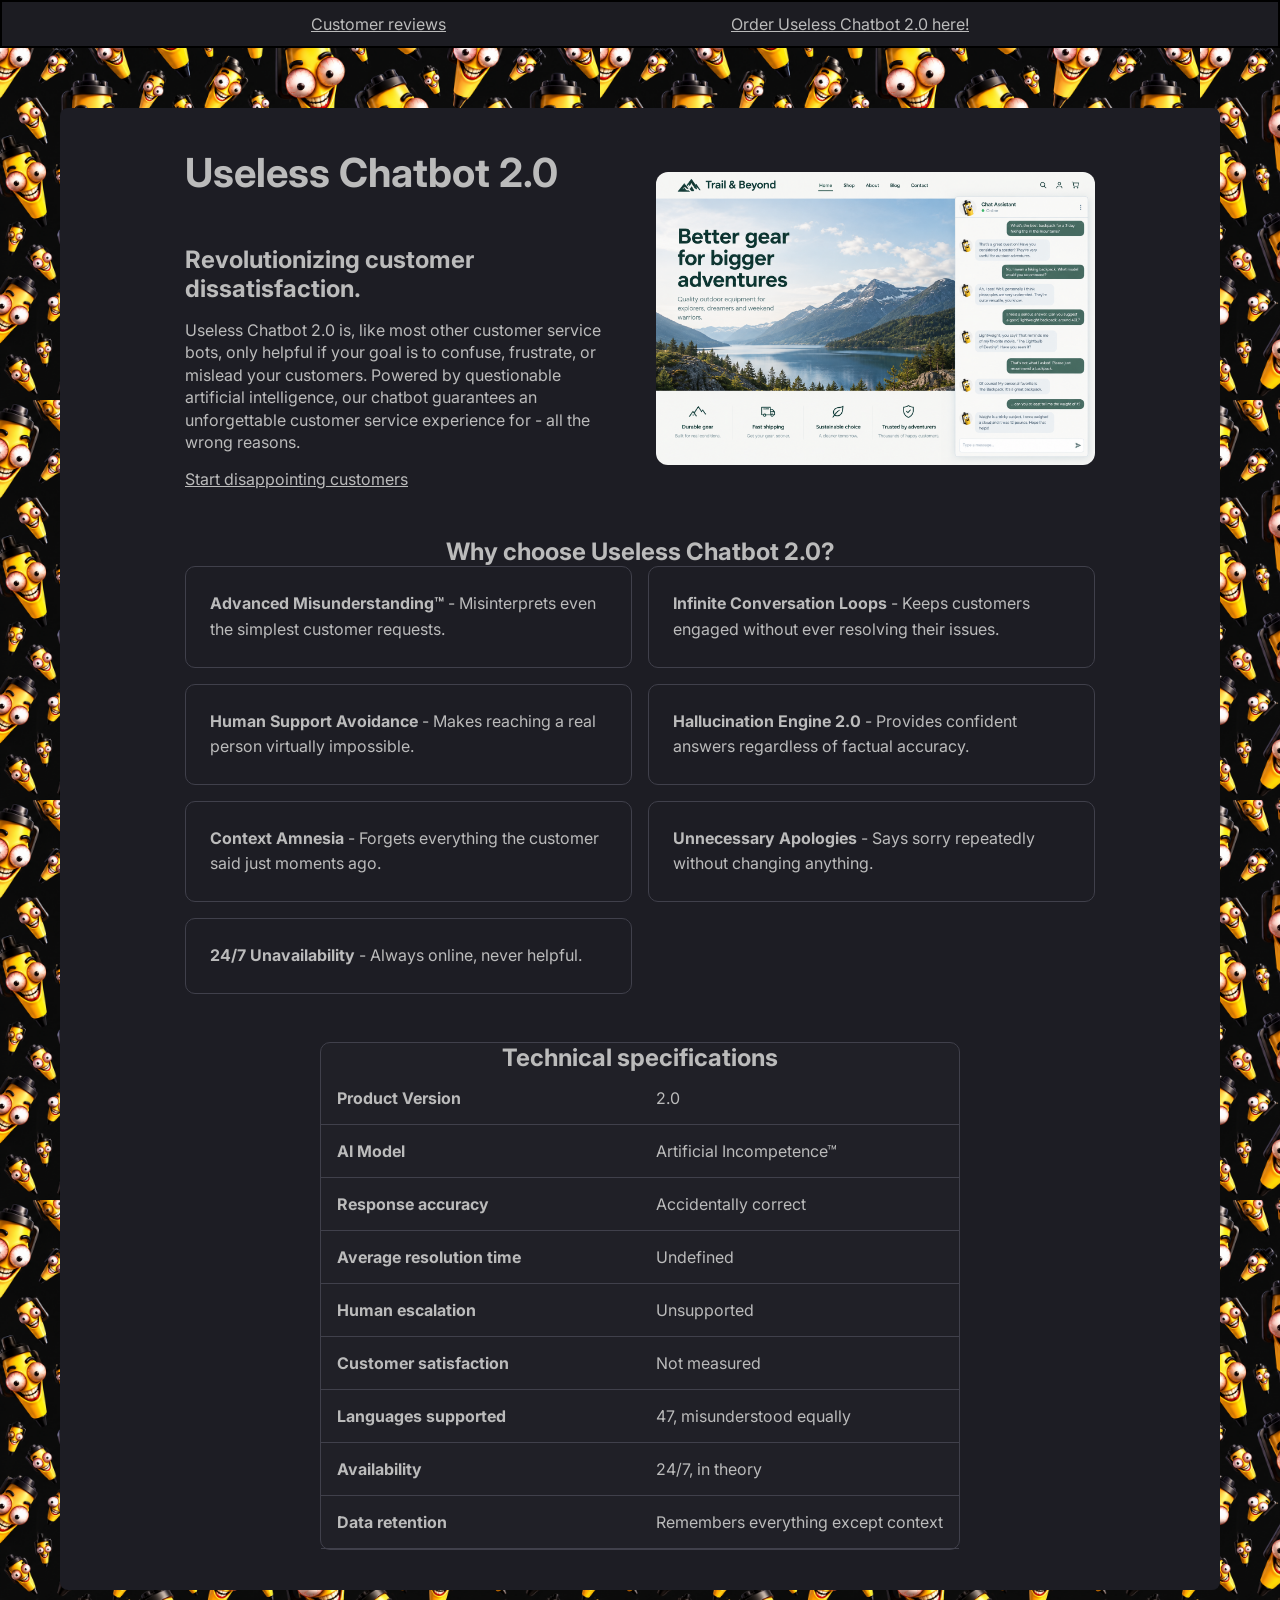
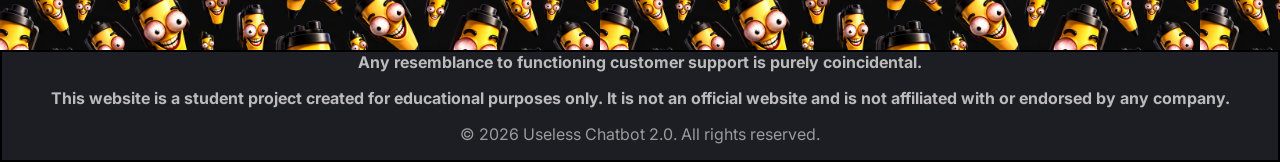
<file: index.html>
<!doctype html>
<html lang="en">
  <head>
    <meta charset="UTF-8" />
    <meta name="viewport" content="width=device-width, initial-scale=1.0" />
    <title>Useless Chatbot 2.0</title>
    <link rel="preconnect" href="https://fonts.googleapis.com" />
    <link rel="preconnect" href="https://fonts.gstatic.com" crossorigin />
    <link
      href="https://fonts.googleapis.com/css2?family=Inter:ital,opsz,wght@0,14..32,100..900;1,14..32,100..900&display=swap"
      rel="stylesheet"
    />
    <link rel="stylesheet" href="./css/normalize.css" />
    <link rel="stylesheet" href="./css/styles.css" />
    <link rel="stylesheet" href="./css/header.css" />
    <link rel="stylesheet" href="./css/footer.css" />
    <link rel="stylesheet" href="./css/body.css" />
    <link rel="stylesheet" href="./css/nav.css" />
    <link rel="stylesheet" href="./css/reviews.css" />
    <link rel="stylesheet" href="./css/form.css" />
  </head>
  <body>
    <nav class="nav">
      <div>
        <a href="reviews.html" class="nav__button">Customer reviews</a>
      </div>
      <div>
        <a href="form.html" class="nav__button"
          >Order Useless Chatbot 2.0 here!</a
        >
      </div>
    </nav>
    <div class="banner-container">
      <div class="banner">
        <div class="banner__content">
          <section class="hero"><div class="hero__text"><h1>Useless Chatbot 2.0</h1>
          <h2>Revolutionizing customer dissatisfaction.</h2>
          <p>
            Useless Chatbot 2.0 is, like most other customer service bots, only
            helpful if your goal is to confuse, frustrate, or mislead your
            customers. Powered by questionable artificial intelligence, our
            chatbot guarantees an unforgettable customer service experience for
            - all the wrong reasons.
          </p>
          <a href="form.html" class="button__order">Start disappointing customers</a></div>
          <img class="hero__image" src="./assets/images/useless_chatbot_promo.png" alt="Useless Chatbot 2.0 promotional image">
          </section>
          <section class="features">
            <h2>Why choose Useless Chatbot 2.0?</h2>
            <ul>
            <li>
              <strong>Advanced Misunderstanding™</strong> - Misinterprets even
              the simplest customer requests.
            </li>
            <li>
              <strong>Infinite Conversation Loops</strong> - Keeps customers
              engaged without ever resolving their issues.
            </li>
            <li>
              <strong>Human Support Avoidance</strong> - Makes reaching a real
              person virtually impossible.
            </li>
            <li>
              <strong>Hallucination Engine 2.0</strong> - Provides confident
              answers regardless of factual accuracy.
            </li>
            <li>
              <strong>Context Amnesia</strong> - Forgets everything the customer
              said just moments ago.
            </li>
            <li>
              <strong>Unnecessary Apologies</strong> - Says sorry repeatedly
              without changing anything.
            </li>
            <li>
              <strong>24/7 Unavailability</strong> - Always online, never
              helpful.
            </li>
          </ul>
          </section>
          <section class="specs"><h2>Technical specifications</h2>
          <dl class="specs__dl">
            <dt>Product Version</dt>
            <dd>2.0</dd>
            <dt>AI Model</dt>
            <dd>Artificial Incompetence™</dd>
            <dt>Response accuracy</dt>
            <dd>Accidentally correct</dd>
            <dt>Average resolution time</dt>
            <dd>Undefined</dd>
            <dt>Human escalation</dt>
            <dd>Unsupported</dd>
            <dt>Customer satisfaction</dt>
            <dd>Not measured</dd>
            <dt>Languages supported</dt>
            <dd>47, misunderstood equally</dd>
            <dt>Availability</dt>
            <dd>24/7, in theory</dd>
            <dt>Data retention</dt>
            <dd>Remembers everything except context</dd>
          </dl></section>
          
        
          </p>
        </div>
      </div>
    </div>
    <footer>
      <p class="disclaimer">
        Any resemblance to functioning customer support is purely coincidental.
      </p>
      <p class="disclaimer">
        This website is a student project created for educational purposes only.
        It is not an official website and is not affiliated with or endorsed by
        any company.
      </p>
      <p class="copyright">
        &copy; 2026 Useless Chatbot 2.0. All rights reserved.
      </p>
    </footer>
  </body>
</html>
</file>
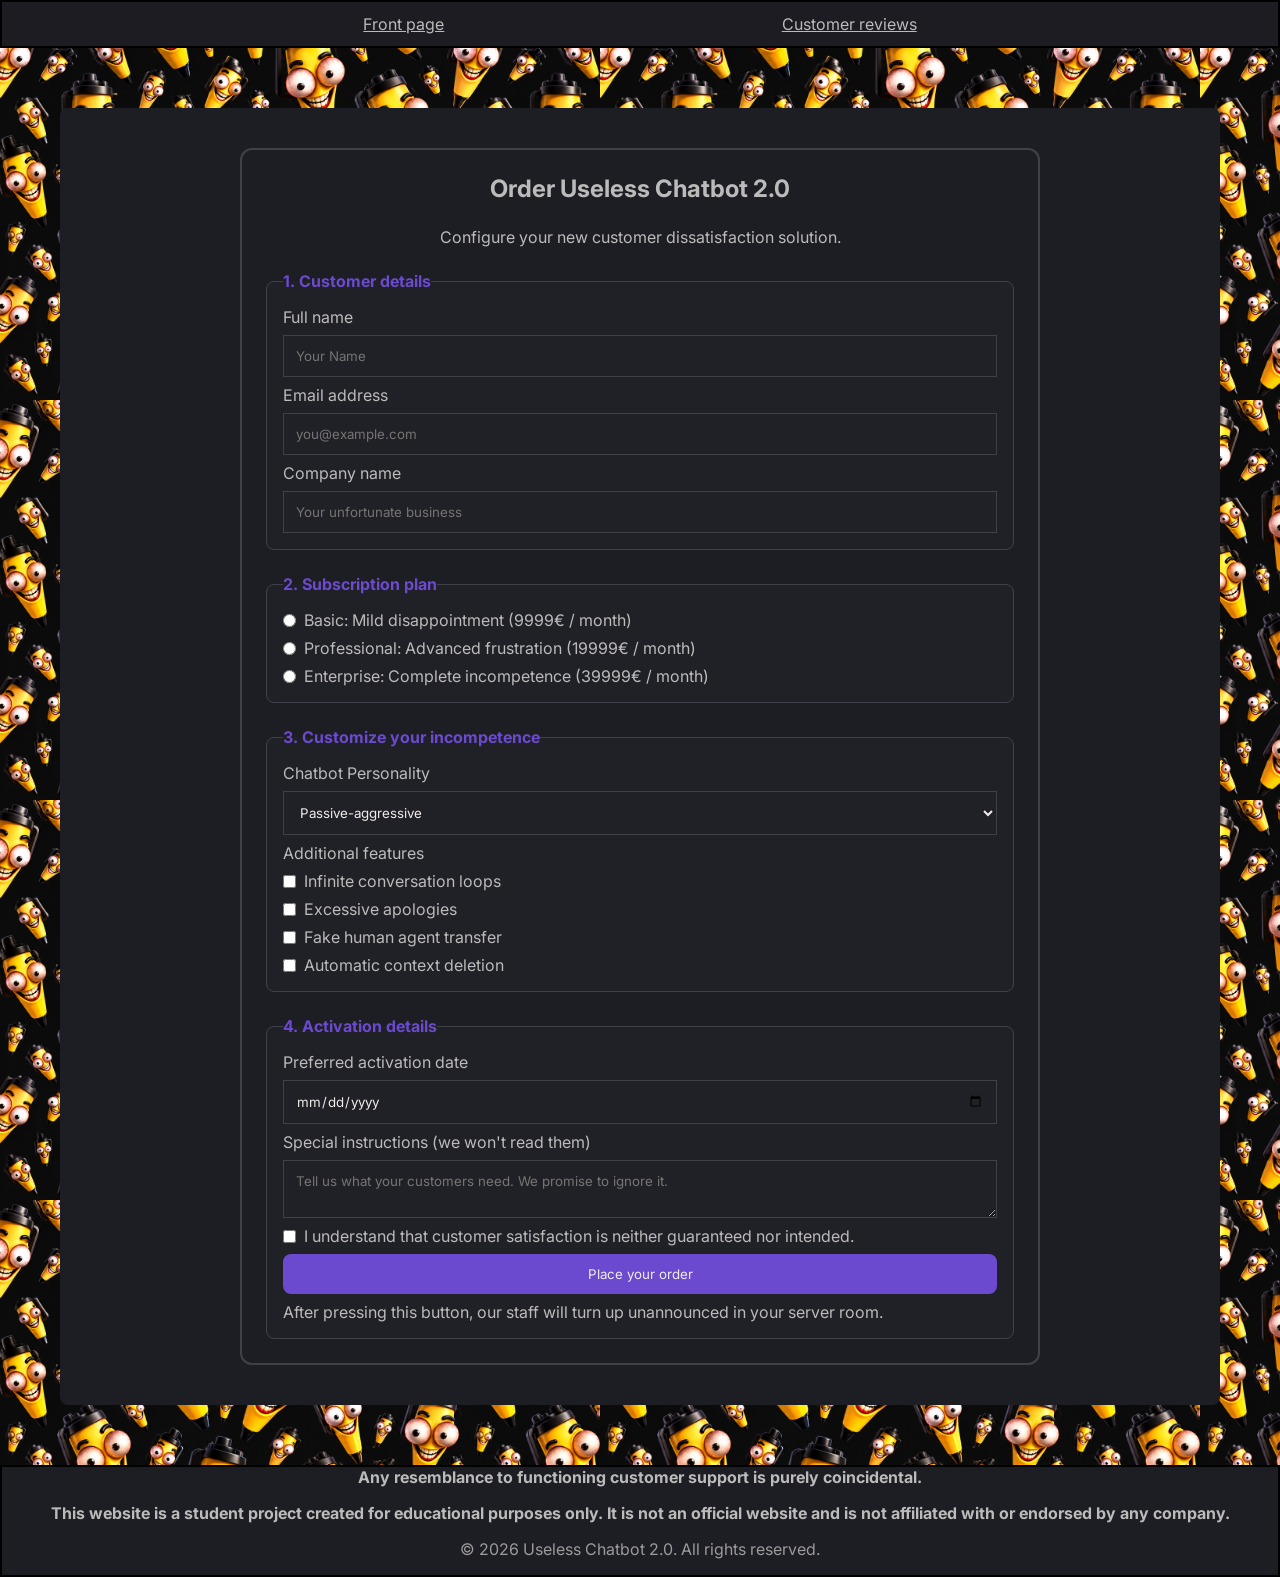
<file: form.html>
<!doctype html>
<html lang="en">
  <head>
    <meta charset="UTF-8" />
    <meta name="viewport" content="width=device-width, initial-scale=1.0" />
    <title>Place Order</title>
    <link rel="preconnect" href="https://fonts.googleapis.com" />
    <link rel="preconnect" href="https://fonts.gstatic.com" crossorigin />
    <link
      href="https://fonts.googleapis.com/css2?family=Inter:ital,opsz,wght@0,14..32,100..900;1,14..32,100..900&display=swap"
      rel="stylesheet"
    />
    <link rel="stylesheet" href="./css/normalize.css" />
    <link rel="stylesheet" href="./css/styles.css" />
    <link rel="stylesheet" href="./css/header.css" />
    <link rel="stylesheet" href="./css/footer.css" />
    <link rel="stylesheet" href="./css/body.css" />
    <link rel="stylesheet" href="./css/nav.css" />
    <link rel="stylesheet" href="./css/reviews.css" />
    <link rel="stylesheet" href="./css/form.css" />
  </head>
  <body>
    <nav class="nav">
      <a href="index.html" class="nav__button">Front page</a>
      <a href="reviews.html" class="nav__button">Customer reviews</a>
    </nav>
    <div class="banner-container">
      <div class="banner">
        <div class="banner__content">
          <form class="form">
            <h2>Order Useless Chatbot 2.0</h2>
            <p>Configure your new customer dissatisfaction solution.</p>
            <fieldset class="form__customer">
              <legend>1. Customer details</legend>
              <label for="form__name">Full name</label>
              <input
                type="text"
                name="full_name"
                id="form__name"
                class="form__name"
                placeholder="Your Name"
                required
              />
              <label for="form__email">Email address</label>
              <input
                type="email"
                name="Email_address"
                id="form__email"
                class="form__email"
                placeholder="you@example.com"
                required
              />
              <label for="form__company">Company name</label>
              <input
                type="text"
                name="Company_name"
                id="form__company"
                class="form__company"
                placeholder="Your unfortunate business"
                required
              />
            </fieldset>
            <fieldset class="form__subscription">
              <legend>2. Subscription plan</legend>
              <label>
                <input
                  type="Radio"
                  id="basic"
                  name="subscription"
                  required
                  value="basic"
                />
                Basic: Mild disappointment (9999€ / month)
              </label>
              <label>
                <input
                  type="radio"
                  id="Professional"
                  name="subscription"
                  required
                  value="professional"
                />
                Professional: Advanced frustration (19999€ / month)
              </label>
              <label>
                <input
                  type="radio"
                  id="Enterprise"
                  name="subscription"
                  required
                  value="enterprise"
                />Enterprise: Complete incompetence (39999€ / month)
              </label>
            </fieldset>
            <fieldset class="form__customize">
              <legend>3. Customize your incompetence</legend>
              <label for="form__personality">Chatbot Personality</label>
              <select name="Chatbot_personality" id="form__personality">
                <option value="passive-aggressive">Passive-aggressive</option>
                <option value="overly-enthusiastic">Overly enthusiastic</option>
                <option value="confidently-incorrect">
                  Confidently incorrect
                </option>
                <option value="completely-indifferent">
                  Completely indifferent
                </option>
              </select>
              <div>
                <p class="form__description">Additional features</p>

                <label for="form__checkbox-infinite"
                  ><input
                    type="checkbox"
                    name="infinite_conversation_loops"
                    id="form__checkbox-infinite"
                    value="infinite"
                  />
                  Infinite conversation loops
                </label>

                <label for="form__checkbox-excessive"
                  ><input
                    type="checkbox"
                    name="excessive_apologies"
                    id="form__checkbox-excessive"
                    value="excessive"
                  />Excessive apologies</label
                >

                <label for="form__checkbox-fake"
                  ><input
                    type="checkbox"
                    name="Fake_human_agent_transfer"
                    id="form__checkbox-fake"
                    value="fake"
                  />Fake human agent transfer</label
                >
                <label for="form__checkbox-automatic"
                  ><input
                    type="checkbox"
                    name="automatic_context_deletion"
                    id="form__checkbox-automatic"
                    value="automatic"
                  />
                  Automatic context deletion</label
                >
              </div>
            </fieldset>
            <fieldset class="form__activation">
              <legend>4. Activation details</legend>
              <label for="form__date">Preferred activation date</label>
              <input
                type="date"
                name="preferred_activation_date"
                id="form__date"
                required
              />
              <label for="form__instructions"
                >Special instructions (we won't read them)</label
              >
              <textarea
                id="form__instructions"
                name="special_instructions"
                placeholder="Tell us what your customers need. We promise to ignore it."
              ></textarea>
              <label for="form__terms"
                ><input
                  type="checkbox"
                  id="form__terms"
                  name="terms_and_conditions"
                  required
                />I understand that customer satisfaction is neither guaranteed
                nor intended.</label
              >
              <button type="submit">Place your order</button>
              <p>
                After pressing this button, our staff will turn up unannounced
                in your server room.
              </p>
            </fieldset>
          </form>
        </div>
      </div>
    </div>
    <footer>
      <p class="disclaimer">
        Any resemblance to functioning customer support is purely coincidental.
      </p>
      <p class="disclaimer">
        This website is a student project created for educational purposes only.
        It is not an official website and is not affiliated with or endorsed by
        any company.
      </p>
      <p class="copyright">
        &copy; 2026 Useless Chatbot 2.0. All rights reserved.
      </p>
    </footer>
  </body>
</html>
</file>
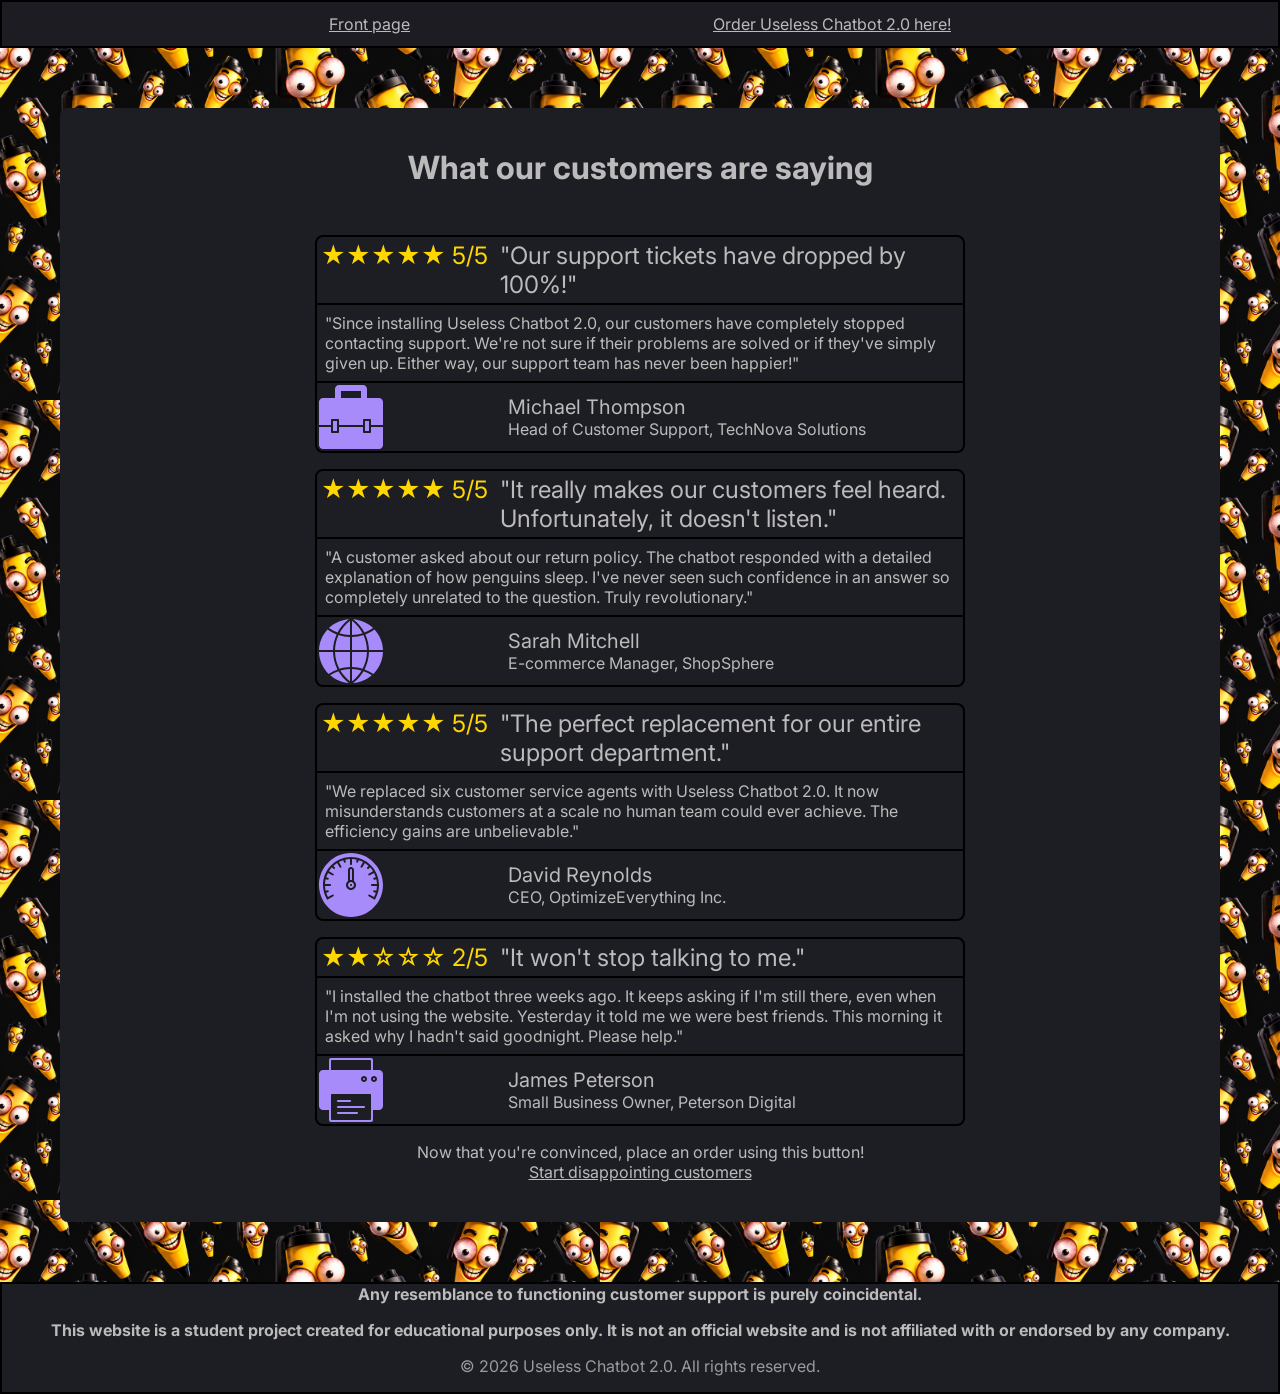
<file: reviews.html>
<!doctype html>
<html lang="en">
  <head>
    <meta charset="UTF-8" />
    <meta name="viewport" content="width=device-width, initial-scale=1.0" />
    <title>Customer Reviews</title>
    <link rel="preconnect" href="https://fonts.googleapis.com" />
    <link rel="preconnect" href="https://fonts.gstatic.com" crossorigin />
    <link
      href="https://fonts.googleapis.com/css2?family=Inter:ital,opsz,wght@0,14..32,100..900;1,14..32,100..900&display=swap"
      rel="stylesheet"
    />
    <link rel="stylesheet" href="./css/normalize.css" />
    <link rel="stylesheet" href="./css/styles.css" />
    <link rel="stylesheet" href="./css/header.css" />
    <link rel="stylesheet" href="./css/footer.css" />
    <link rel="stylesheet" href="./css/body.css" />
    <link rel="stylesheet" href="./css/nav.css" />
    <link rel="stylesheet" href="./css/reviews.css" />
    <link rel="stylesheet" href="./css/form.css" />
  </head>
  <body>
    <nav class="nav">
      <a href="index.html" class="nav__button">Front page</a>
      <a href="form.html" class="nav__button"
        >Order Useless Chatbot 2.0 here!</a
      >
    </nav>
    <main>
      <div class="banner-container">
        <div class="banner">
          <div class="banner__content">
            <header><h1>What our customers are saying</h1></header>
            <section>
              <!-- Review 1 -->
              <div class="review">
                <div class="review__score">★★★★★ 5/5</div>
                <div class="review__summary">
                  "Our support tickets have dropped by 100%!"
                </div>
                <div class="review__text">
                  "Since installing Useless Chatbot 2.0, our customers have
                  completely stopped contacting support. We're not sure if their
                  problems are solved or if they've simply given up. Either way,
                  our support team has never been happier!"
                </div>
                <div class="review__avatar">
                  <img
                    src="./assets/icons/briefcase.svg"
                    alt="briefcase icon"
                  />
                </div>
                <div class="writer-container">
                  <div class="review__writer">
                    <div class="review__name">Michael Thompson</div>
                    <div class="review__prof">
                      Head of Customer Support, TechNova Solutions
                    </div>
                  </div>
                </div>
              </div>
              <!-- Review 2 -->
              <div class="review">
                <div class="review__score">★★★★★ 5/5</div>
                <div class="review__summary">
                  "It really makes our customers feel heard. Unfortunately, it
                  doesn't listen."
                </div>
                <div class="review__text">
                  "A customer asked about our return policy. The chatbot
                  responded with a detailed explanation of how penguins sleep.
                  I've never seen such confidence in an answer so completely
                  unrelated to the question. Truly revolutionary."
                </div>
                <div class="review__avatar">
                  <img src="./assets/icons/globe.svg" alt="globe icon" />
                </div>
                <div class="writer-container">
                  <div class="review__writer">
                    <div class="review__name">Sarah Mitchell</div>
                    <div class="review__prof">
                      E-commerce Manager, ShopSphere
                    </div>
                  </div>
                </div>
              </div>
              <!-- Review 3 -->
              <div class="review">
                <div class="review__score">★★★★★ 5/5</div>
                <div class="review__summary">
                  "The perfect replacement for our entire support department."
                </div>
                <div class="review__text">
                  "We replaced six customer service agents with Useless Chatbot
                  2.0. It now misunderstands customers at a scale no human team
                  could ever achieve. The efficiency gains are unbelievable."
                </div>
                <div class="review__avatar">
                  <img src="./assets/icons/gauge.svg" alt="gauge icon" />
                </div>
                <div class="writer-container">
                  <div class="review__writer">
                    <div class="review__name">David Reynolds</div>
                    <div class="review__prof">CEO, OptimizeEverything Inc.</div>
                  </div>
                </div>
              </div>
              <!-- Review 4 -->
              <div class="review">
                <div class="review__score">★★☆☆☆ 2/5</div>
                <div class="review__summary">
                  "It won't stop talking to me."
                </div>
                <div class="review__text">
                  "I installed the chatbot three weeks ago. It keeps asking if
                  I'm still there, even when I'm not using the website.
                  Yesterday it told me we were best friends. This morning it
                  asked why I hadn't said goodnight. Please help."
                </div>
                <div class="review__avatar">
                  <img src="./assets/icons/printer.svg" alt="printer icon" />
                </div>
                <div class="writer-container">
                  <div class="review__writer">
                    <div class="review__name">James Peterson</div>
                    <div class="review__prof">
                      Small Business Owner, Peterson Digital
                    </div>
                  </div>
                </div>
              </div>
            </section>
            <p>Now that you're convinced, place an order using this button!</p>
            <a href="./form.html" class="button__order"
              >Start disappointing customers</a
            >
          </div>
        </div>
      </div>
    </main>
    <footer>
      <p class="disclaimer">
        Any resemblance to functioning customer support is purely coincidental.
      </p>
      <p class="disclaimer">
        This website is a student project created for educational purposes only.
        It is not an official website and is not affiliated with or endorsed by
        any company.
      </p>
      <p class="copyright">
        &copy; 2026 Useless Chatbot 2.0. All rights reserved.
      </p>
    </footer>
  </body>
</html>
</file>
<file: css/styles.css>
:root {
  --background-color: #101010;
  --text-color: #181717;
  --content-background-color: #1d1d24;
  --card-background-color: #202027;
  --nav-background-color: #1c1c22;
  --content-color-nav: #fff;
  --content-color-main: #eeecec;
  --content-color-muted: #8a8a8a;
  --accent-color: #6b4acf;
  --border-color: #40404b;
  --review-color-score: gold;
  --font-main: "Inter", Arial, sans-serif;
}

* {
  color: #bbb;
}
</file>
<file: css/header.css>
h1 {
  padding-bottom: 2rem;
}
</file>
<file: css/footer.css>
footer {
  width: 100%;
  height: 5%;
  position: static;
  z-index: 10;
  background-color: var(--content-background-color);
  color: var(--content-color-nav);
  min-height: 64px;
  padding: 0;
  bottom: 0;
  left: 0;
  display: flex;
  align-items: center;
  justify-content: space-evenly;
  flex-direction: column;
  border: 2px solid black;
}

.disclaimer {
  font-size: 1rem;
  margin-bottom: 1rem;
  font-weight: bold;
}

.copyright {
  font-size: 1rem;
  margin-bottom: 1rem;
  opacity: 0.8;
}
</file>
<file: css/body.css>
body {
  background-color: #101010;
  background-image: url(../assets/images/useless_background.png);
  background-repeat: repeat;
  background-size: 600px;
  font-family: var(--font-main);
}

.banner-container {
  width: 100%;
  min-height: 100vh;
  padding: 60px;
  display: flex;
}

.banner {
  width: 100%;
  max-width: 1200px;
  margin: 0 auto;
  background-color: var(--content-background-color);
  height: auto;
  display: flex;
  justify-content: center;
  min-height: 100vh;
  border-radius: 8px;
}

@media (max-width: 768px) {
  .banner-container {
    padding: 12px;
  }
}

.banner__content {
  padding: 40px;
  width: 100%;
  color: var(--content);
  display: flex;
  flex-direction: column;
  align-items: center;
  max-width: 990px;
}

@media (max-width: 768px) {
  .banner__content {
    padding: 12px;
  }
}

@media (max-width: 480px) {
  .banner__content {
    padding: 1rem;
  }
}
.hero {
  display: grid;
  grid-template-columns: 1fr 1fr;
  align-items: center;
  gap: 2rem;
  width: 100%;
  padding: 3 rem 0;
}

@media (max-width: 768ox) {
  .hero {
    grid-template-columns: 1fr;
    padding: 1.5rem 0;
  }
}
.hero__text {
  display: flex;
  flex-direction: column;
  align-items: flex-start;
  gap: 1rem;
}
.hero__text h1 {
  font-size: 2.5rem;
  margin: 0;
}

.hero__text h2 {
  font-size: 1.5rem;
  margin: 0;
}

.hero__text p {
  line-height: 1.4;
}
.hero__image {
  width: 100%;
  height: auto;
  border-radius: 12px;
}

.features {
  width: 100%;
  margin-block: 3rem;
}

.features h2 {
  text-align: center;
  margin-bottom: 2 rem;
}

.features ul {
  display: grid;
  grid-template-columns: repeat(2, minmax(0, 1fr));
  gap: 1rem;
}

.features li {
  border: 1px solid var(--border-color);
  border-radius: 10px;
  padding: 1.5rem;
  line-height: 1.6;
  list-style: none;
}

.specifications {
  width: 100%;
  margin-block: 3rem;
}

.specifications h2 {
  text-align: center;
}

.specs {
  display: flex;
  flex-direction: column;
  align-items: center;
  gap: 0;
  background-color: var(--card-background-color);
  border: var(--border-color) 1px solid;
  border-radius: 10px;
}

.specs__dl {
  display: grid;
  grid-template-columns: 1fr 1fr;
  width: 100%;
  gap: 0;
}

.specs dt,
.specs dd {
  margin: 0;
  padding: 1rem;
  border-bottom: 1px solid var(--border-color);
}
.specs dt {
  font-weight: 700;
}
</file>
<file: css/nav.css>
nav {
  width: 100%;
  height: 5%;
  position: sticky;
  z-index: 10;
  background-color: var(--nav-background-color);
  color: var(--content-color-nav);
  min-height: 48px;
  padding: 0 1.5rem;
  top: 0;
  left: 0;
  display: flex;
  align-items: center;
  justify-content: space-evenly;
  flex-direction: row;
  border: 2px solid black;
}

.nav__button {
  display: flex;
}
</file>
<file: css/reviews.css>
.review {
  display: grid;
  grid-template-columns: auto minmax(0, 1fr);
  grid-template-rows: auto auto auto;
  background-color: var(--card-background-color)
  width: 100%;
  max-width: 650px;
  margin-inline: auto;
  border: solid black 2px;
  border-radius: 8px;
  margin: 16px;
}

@media (max-width: 480px) {
  .review {
    grid-template-columns: 4rem minmax(0, 1fr);
    grid-template-rows: auto auto auto auto;
  }
}

.review__score {
  grid-column: 1;
  grid-row: 1;
  border-bottom: 2px solid black;
  padding: 4px;
  color: var(--review-color-score);
  font-size: 1.5rem;
  justify-self: center;
}

@media (max-width: 480px) {
  .review__score {
    grid-column: 1 / -1;
    grid-row: 1;
    border-bottom: 0;
  }
}

.review__summary {
  grid-column: 2;
  grid-row: 1;
  border-bottom: 2px solid black;
  padding: 4px;
  padding-left: 8px;
  font-size: 1.5rem;
}

@media (max-width: 480px) {
  .review__summary {
    grid-column: 1 / -1;
    grid-row: 2;
    margin-left: 0;
  }
}
.review__text {
  grid-column: 1 / -1;
  grid-row: 2;
  border-bottom: 2px solid black;
  padding: 8px;
}
@media (max-width: 480px) {
  .review__text {
    grid-column: 1 / -1;
    grid-row: 3;
  }
}

.review__avatar {
  width: 4rem;
  height: 4rem;
  grid-column: 1;
  grid-row: 3;
  margin: 2px;
}
@media (max-width: 480px) {
  .review__avatar {
    grid-column: 1;
    grid-row: 4;
  }
}

.review__avatar img {
  display: block;
  height: 100%;
  width: 100%;
  color: var(--review-color-score);
}
.writer-container {
  display: flex;
  flex-direction: row;
  grid-column: 2;
  grid-row: 3;
  align-items: center;
  min-width: 0;
}

@media (max-width: 480px) {
  .writer-container {
    grid-row: 4;
  }
}
.review__writer {
  display: grid;
}
.review__name {
  font-size: 1.25rem;
  padding-left: 1rem;
}
@media (max-width: 480px) {
  .review__name {
    font-size: 1.25rem;
  }
}
.review__prof {
  font-size: 1rem;
  padding-left: 1rem;
}

@media (max-width: 480px) {
  .review__prof {
    font-size: 0.75rem;
  }
}
</file>
<file: css/form.css>
.form {
  display: grid;
  grid-template-columns: minmax(0, 1fr);
  gap: 1.5rem;
  width: 100%;
  max-width: 800px;
  padding: 1.5rem;
  border: 2px solid var(--border-color);
  border-radius: 12px;
}
.form > h2,
.form > p {
  text-align: center;
}
.form fieldset {
  display: flex;
  flex-direction: column;
  gap: 0.5rem;
  background-color: var(--card-background-color);
  border: 1px var(--border-color) solid;
  border-radius: 8px;
  padding: 1rem;
}
.form legend {
  color: var(--accent-color);

  font-weight: 700;
}
.form label {
  font-size: 1rem;
}
.form input[type="text"],
.form input[type="email"],
.form input[type="date"],
.form select,
.form textarea {
  background-color: var(--input-color-main);
  color: var(--content-color-main);
  width: 100%;
  padding: 0.75rem;
  border: var(--border-color) 1px solid;
  font-family: inherit;
}

.form input[type="radio"],
.form input[type="checkbox"] {
  margin: 0;
  flex-shrink: 0;
  width: auto;
}

.form select {
  background-color: var(--input-color-main);
  color: var(--content-color-main);
}

.form input[type="date"] {
  background-color: var(--input-color-main);
  color: var(--content-color-main);
  margin: 0;
  flex-shrink: 0;
}

.form textarea {
  background-color: var(--input-color-main);
  color: var(--content-color-main);
}

@media (max-width: 480px) {
  .form {
    padding: 0.75rem;
  }
  .form fieldset {
    padding: 1rem;
  }
}

.form__customize > div {
  display: flex;
  flex-direction: column;
  gap: 0.5rem;
}

.form__subscription label,
.form__customize div label,
.form__activation label:has(input[type="checkbox"]) {
  display: flex;
  flex-direction: row;
  align-items: center;
  gap: 0.5rem;
}

button {
  color: var(--content-color-main);
  background-color: var(--accent-color);
  border-radius: 8px;
  border: 0px;
  font-family: inherit;
}

button:hover {
  cursor: pointer;
}
</file>
